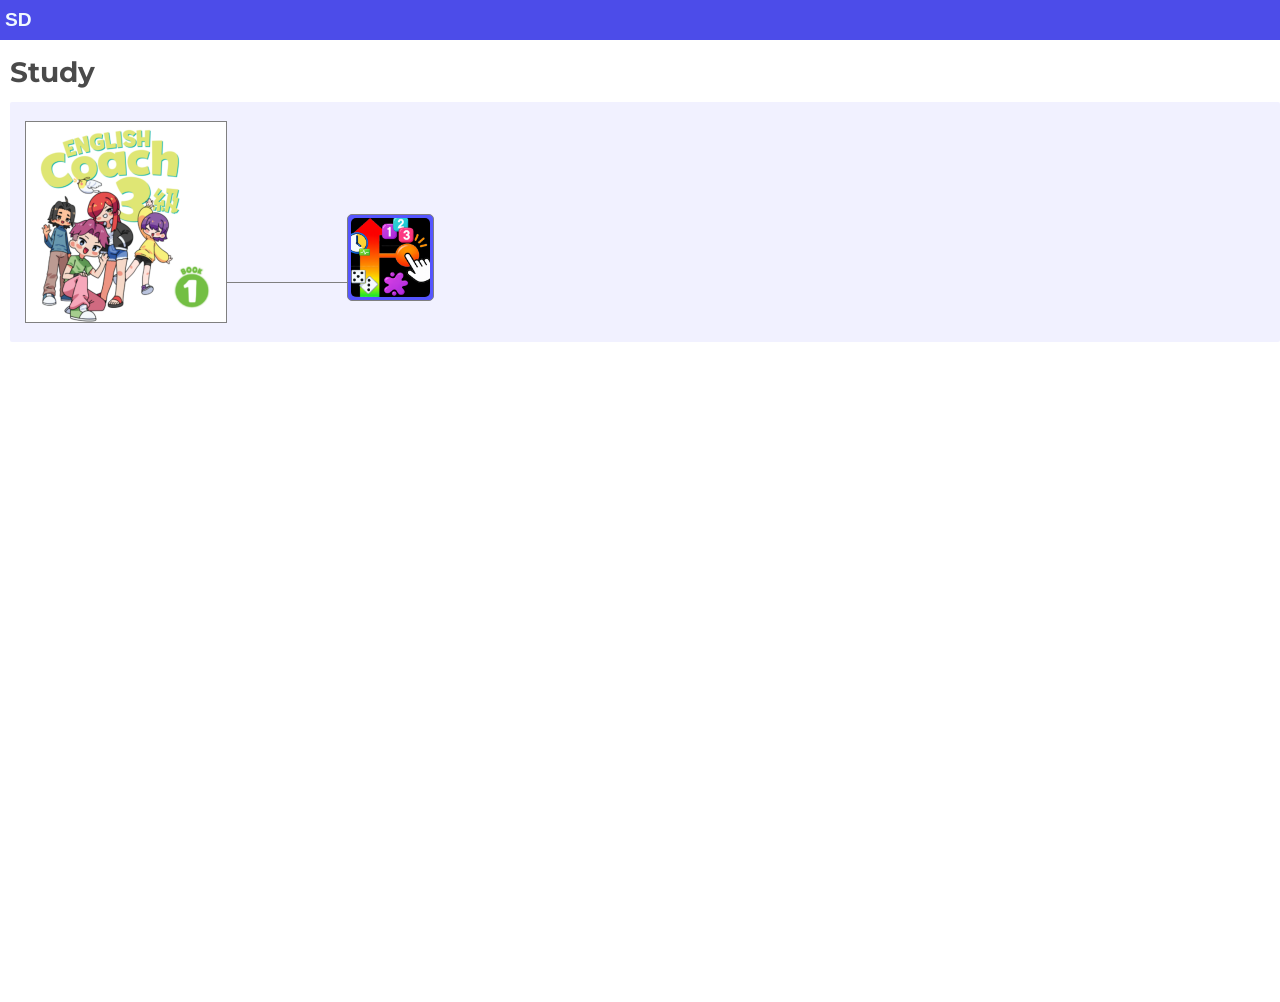
<file: index.html>
<!DOCTYPE html>
<html lang="en">
<head>
<!DOCTYPE html>
<html lang="en">
<head>
  <meta charset="UTF-8">
  <meta name="viewport" content="width=device-width, initial-scale=1.0">
  <title>Your Page Title</title>
  <link rel="preconnect" href="https://fonts.googleapis.com">
<link rel="preconnect" href="https://fonts.gstatic.com" crossorigin>
<link href="https://fonts.googleapis.com/css2?family=Comic+Relief:wght@400;700&family=Fredoka:wght@300..700&family=Montserrat:ital,wght@0,100..900;1,100..900&family=Roboto:ital,wght@0,100..900;1,100..900&family=Rubik:ital,wght@0,300..900;1,300..900&display=swap" rel="stylesheet">
  
  <link rel="stylesheet" href="index.css">
</head>

</head>
<body>

    <div class="top-leftlogo">
        SD
    </div>

    <h1>Study</h1>

<div class="study-grid">

    <div class="level3">

        <div class="book-placeholder">
        <img src="level3cover.png" alt="level-3bk2">

            

            </div>
            <a class="cline-link" href="trackingball.html">
            <img src="cline-button.png" alt="Rain">
            </a>

            <div class="line-connect"></div>

    
    
    </div>

</div>

    
</body>
</html>
</file>
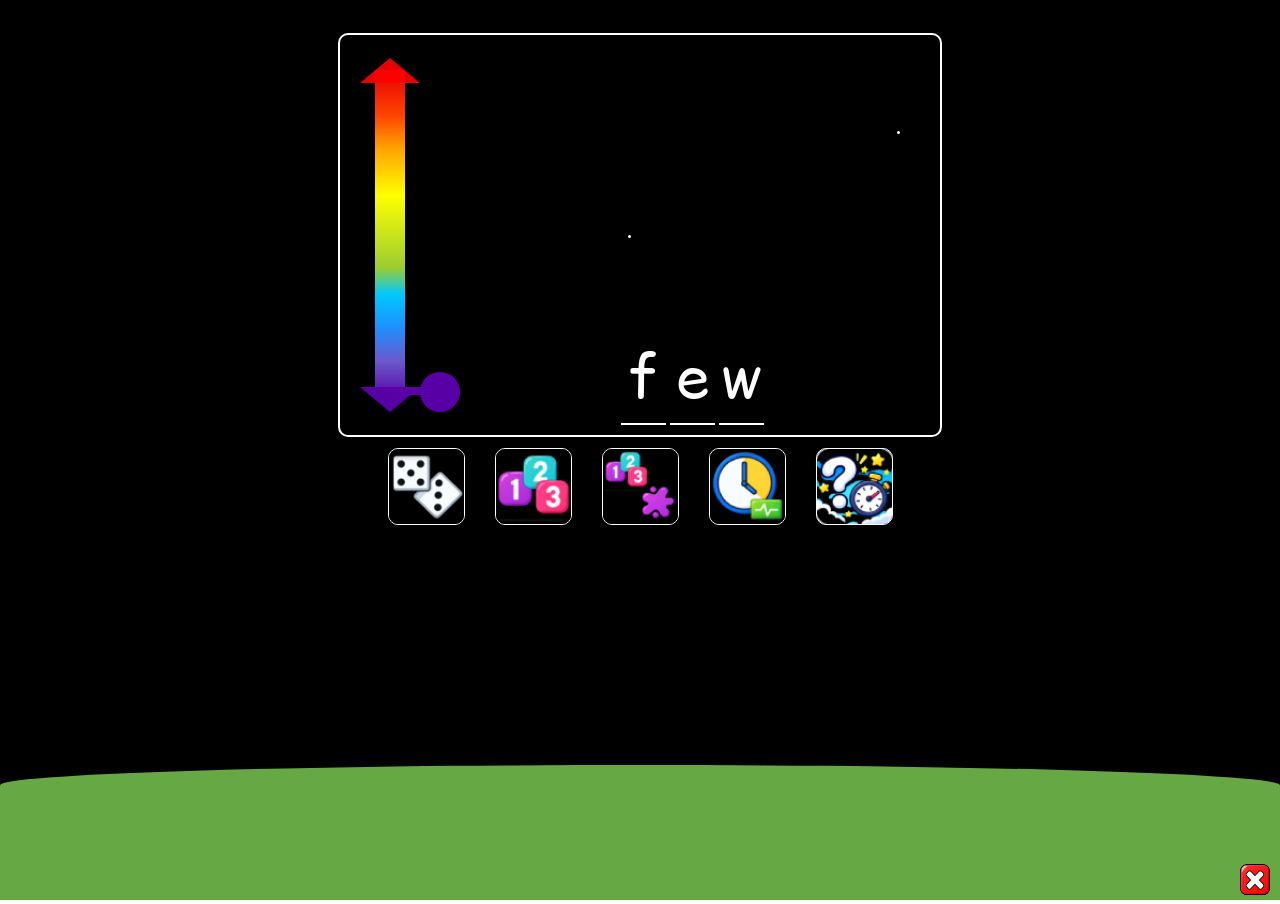
<file: hundredsof.html>
<!DOCTYPE html>
<html lang="en">
<head>
    <meta charset="UTF-8">
    <meta name="viewport" content="width=device-width, initial-scale=1.0">
     <link rel="preconnect" href="https://fonts.googleapis.com">
    <link rel="preconnect" href="https://fonts.gstatic.com" crossorigin>
    
    <link href="https://fonts.googleapis.com/css2?family=Comic+Relief:wght@400;700&display=swap" rel="stylesheet">
    <link rel="stylesheet" href="hundredsof.css">
    <title>Document</title>
</head>
<body>

        <a class="exit-button" href="index.html">
    <img src="exit-button.png" alt="exit">
</a>

    

    

<div id="hundreds-sky">
    <div id="star-container"></div>
    <div id="hundredsground"></div>
</div>

<div id="scene">
    <div class="tracking-box">
        <div id="tracking">
            <div id="ball"></div>
        </div>

        <div id="word-box">
            <div id="word"></div>
        </div>
    </div>
</div>

<nav id="scene-nav">
    <a href="trackingball.html">
        <img src="prob.png" alt="Rain">
    </a>

      <a href="hundredsof.html">
        <img src="countable.png" alt="Hundreds">
    </a>


    <a href="noneof.html">
        <img src="bothcount.png" alt="Few">
    </a>

    <a href="often.html">
        <img src="frequency.png" alt="Often">
    </a>

  
    <a href="quiz.html">
        <img src="quiz.png" alt="Scene 5">
    </a>
</nav>
<script src="hundredsof.js"></script>
</body>
</html>
</file>
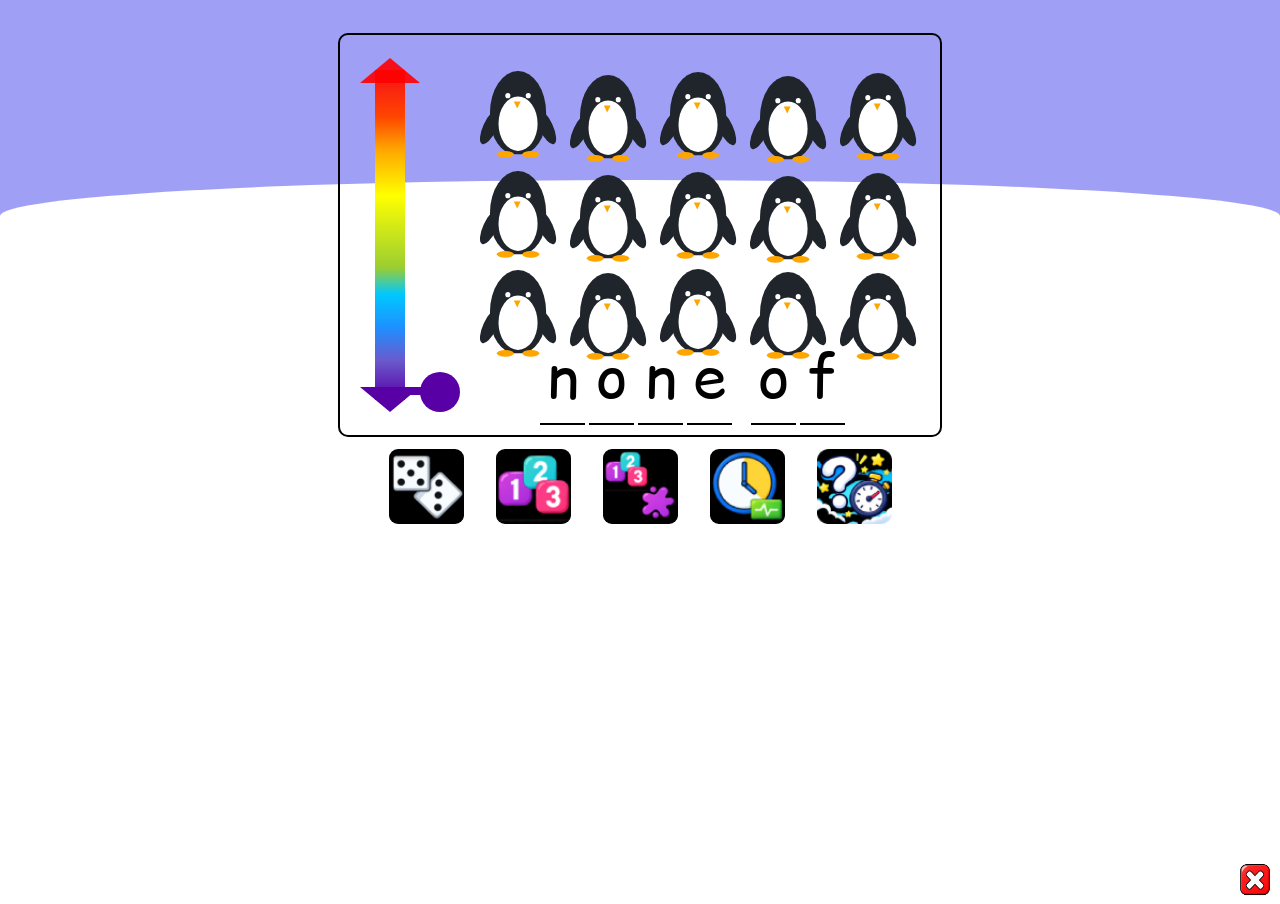
<file: noneof.html>
<!DOCTYPE html>
<html lang="en">
<head>
    <meta charset="UTF-8">
    <meta name="viewport" content="width=device-width, initial-scale=1.0">
    <link rel="stylesheet" href="noneof.css">
    <link rel="preconnect" href="https://fonts.googleapis.com">
    <link rel="preconnect" href="https://fonts.gstatic.com" crossorigin>
    
    <link href="https://fonts.googleapis.com/css2?family=Comic+Relief:wght@400;700&display=swap" rel="stylesheet">
    <title>Document</title>
</head>
<body>

           <a class="exit-button" href="index.html">
    <img src="exit-button.png" alt="exit">
</a>
 

<div id="noneof-sky">

    <div id="thing"></div>

<div id="noneof-ground">
    <div id="mound"></div>

</div>

</div>

<div id="scene">

    <div class="tracking-box">
        <div id="tracking">
            <div id="ball"></div>
        </div>
    </div>

     <div id="word-box">
            <div id="word"></div>
        </div>

    <div id="penguin-container">

        <div class="penguin">
            <div class="flipper left"></div>
            <div class="flipper right"></div>
            <div class="belly"></div>
            <div class="eye left-eye"></div>
            <div class="eye right-eye"></div>
            <div class="beak"></div>
            <div class="foot left-foot"></div>
            <div class="foot right-foot"></div>
            <div class="hat"></div>
            <div class="scarf"></div>
        </div>

    </div>

</div>


       
    </div>
</div>






<nav id="scene-nav">
    <a href="trackingball.html">
        <img src="prob.png" alt="Rain">
    </a>

      <a href="hundredsof.html">
        <img src="countable.png" alt="Hundreds">
    </a>


    <a href="noneof.html">
        <img src="bothcount.png" alt="Few">
    </a>

    <a href="often.html">
        <img src="frequency.png" alt="Often">
    </a>

  
    <a href="quiz.html">
        <img src="quiz.png" alt="Scene 5">
    </a>
</nav>
<script src="noneof.js"></script>
    
</body>
</html>
</file>
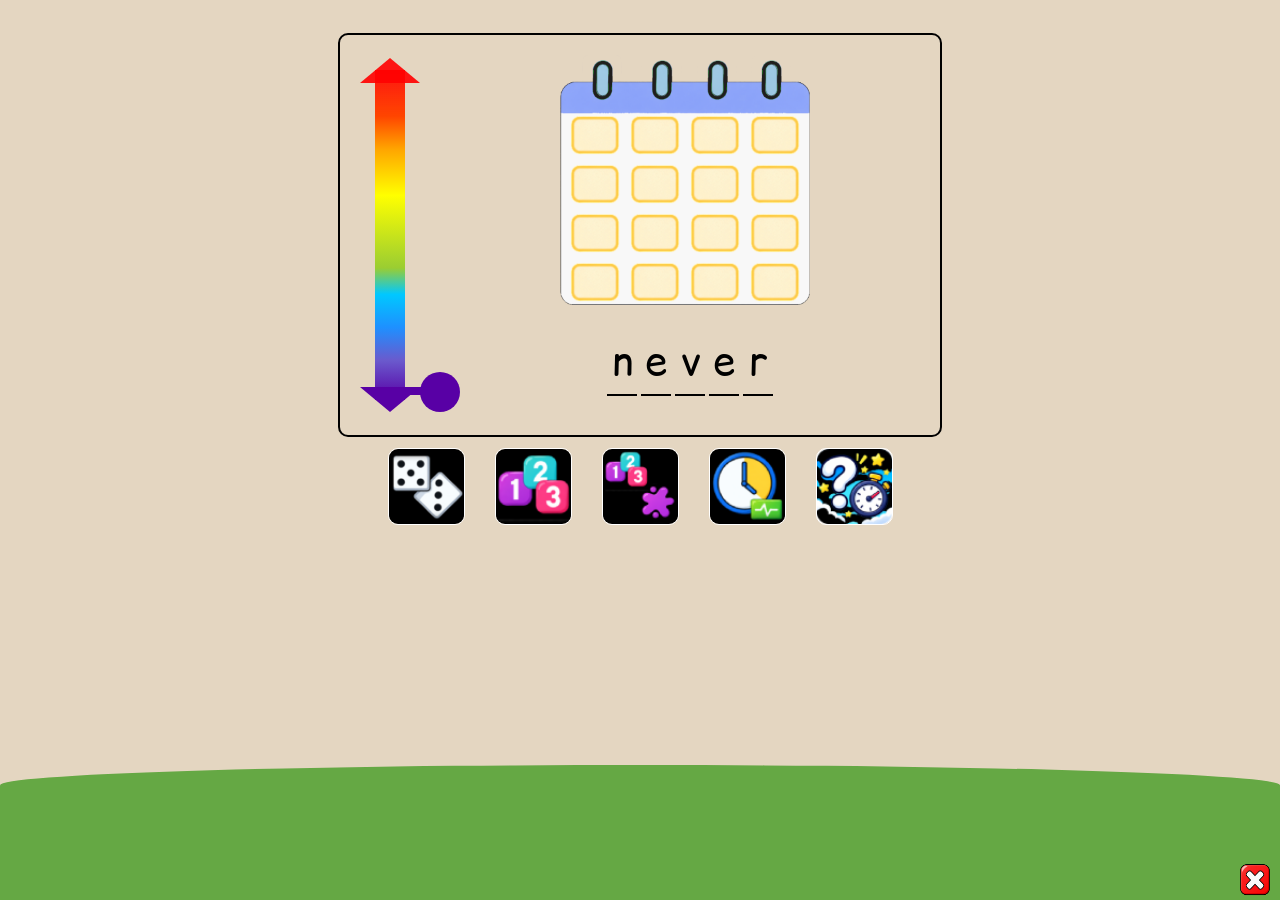
<file: often.html>
<!DOCTYPE html>
<html lang="en">
<head>
    <meta charset="UTF-8">
    <meta name="viewport" content="width=device-width, initial-scale=1.0">
    <link rel="stylesheet" href="often.css">
      <link rel="preconnect" href="https://fonts.googleapis.com">
    <link rel="preconnect" href="https://fonts.gstatic.com" crossorigin>
    
    <link href="https://fonts.googleapis.com/css2?family=Comic+Relief:wght@400;700&display=swap" rel="stylesheet">
    
    
    <title>Document</title>
</head>
<body>

            <a class="exit-button" href="index.html">
    <img src="exit-button.png" alt="exit">
</a>


<div id="often-sky">

    <div id="thing"></div>

<div id="often-ground">

</div>

</div>

<div id="scene">
<div id="frequency-calendar">

    <img class="calendar-background"
         src="calendar_background.png" alt="">

    <div class="calendar-grid">

    <div class="calendar-square">
        <img src="calendar_empty_square.png" alt="">
        <img src="calendar_tick.png" class="tick" alt="">
    </div>

    <div class="calendar-square">
        <img src="calendar_empty_square.png" alt="">
        <img src="calendar_tick.png" class="tick" alt="">
    </div>

    <div class="calendar-square">
        <img src="calendar_empty_square.png" alt="">
        <img src="calendar_tick.png" class="tick" alt="">
    </div>

    <div class="calendar-square">
        <img src="calendar_empty_square.png" alt="">
        <img src="calendar_tick.png" class="tick" alt="">
    </div>

    <div class="calendar-square">
        <img src="calendar_empty_square.png" alt="">
        <img src="calendar_tick.png" class="tick" alt="">
    </div>

    <div class="calendar-square">
        <img src="calendar_empty_square.png" alt="">
        <img src="calendar_tick.png" class="tick" alt="">
    </div>

    <div class="calendar-square">
        <img src="calendar_empty_square.png" alt="">
        <img src="calendar_tick.png" class="tick" alt="">
    </div>

    <div class="calendar-square">
        <img src="calendar_empty_square.png" alt="">
        <img src="calendar_tick.png" class="tick" alt="">
    </div>

    <div class="calendar-square">
        <img src="calendar_empty_square.png" alt="">
        <img src="calendar_tick.png" class="tick" alt="">
    </div>

    <div class="calendar-square">
        <img src="calendar_empty_square.png" alt="">
        <img src="calendar_tick.png" class="tick" alt="">
    </div>

    <div class="calendar-square">
        <img src="calendar_empty_square.png" alt="">
        <img src="calendar_tick.png" class="tick" alt="">
    </div>

    <div class="calendar-square">
        <img src="calendar_empty_square.png" alt="">
        <img src="calendar_tick.png" class="tick" alt="">
    </div>

    <div class="calendar-square">
        <img src="calendar_empty_square.png" alt="">
        <img src="calendar_tick.png" class="tick" alt="">
    </div>

    <div class="calendar-square">
        <img src="calendar_empty_square.png" alt="">
        <img src="calendar_tick.png" class="tick" alt="">
    </div>

    <div class="calendar-square">
        <img src="calendar_empty_square.png" alt="">
        <img src="calendar_tick.png" class="tick" alt="">
    </div>

    <div class="calendar-square">
        <img src="calendar_empty_square.png" alt="">
        <img src="calendar_tick.png" class="tick" alt="">
    </div>

</div>

</div>

    <div class="tracking-box">
        <div id="tracking">
            <div id="ball"></div>
        </div>

        <div id="word-box">
            <div id="word"></div>
        </div>
    </div>
</div>


<nav id="scene-nav">
    <a href="trackingball.html">
        <img src="prob.png" alt="Rain">
    </a>

      <a href="hundredsof.html">
        <img src="countable.png" alt="Hundreds">
    </a>


    <a href="noneof.html">
        <img src="bothcount.png" alt="Few">
    </a>

    <a href="often.html">
        <img src="frequency.png" alt="Often">
    </a>

  
    <a href="quiz.html">
        <img src="quiz.png" alt="Scene 5">
    </a>
</nav>

    


    <script src="often.js"></script>
</body>
</html>
</file>
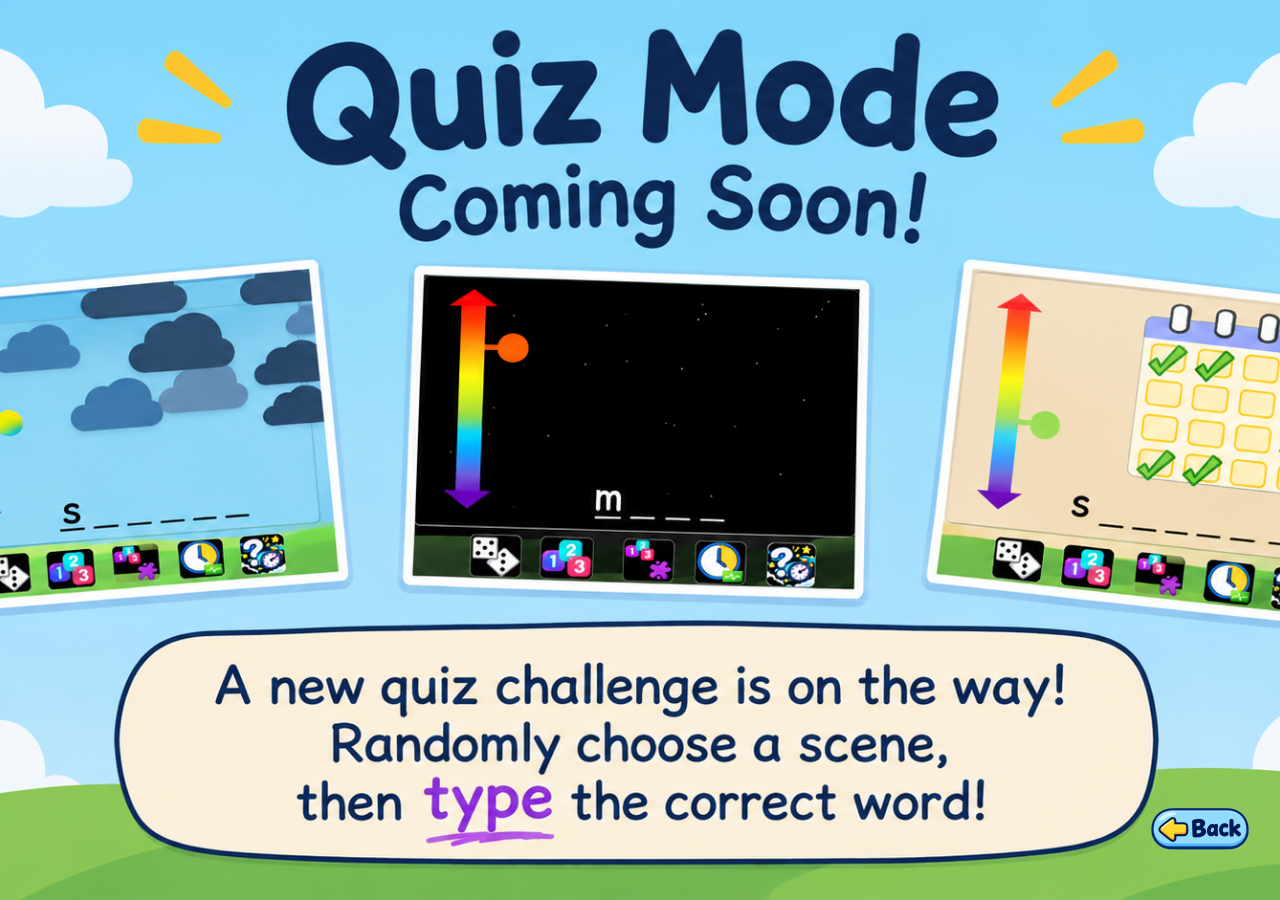
<file: quiz.html>
<!DOCTYPE html>
<html lang="en">
<head>
    <meta charset="UTF-8">
    <meta name="viewport" content="width=device-width, initial-scale=1.0">
    <link rel="stylesheet" href="quiz.css">
    <title>Document</title>
</head>
<body>

    <div class="wholepage">
        <img src="Quiz Mode Adventure.png" alt="quiz">
                     <a class="back-button" href="trackingball.html">
    <img src="back button.png" alt="exit">
</a>
    
    </div>

  
</body>
</html>
</file>
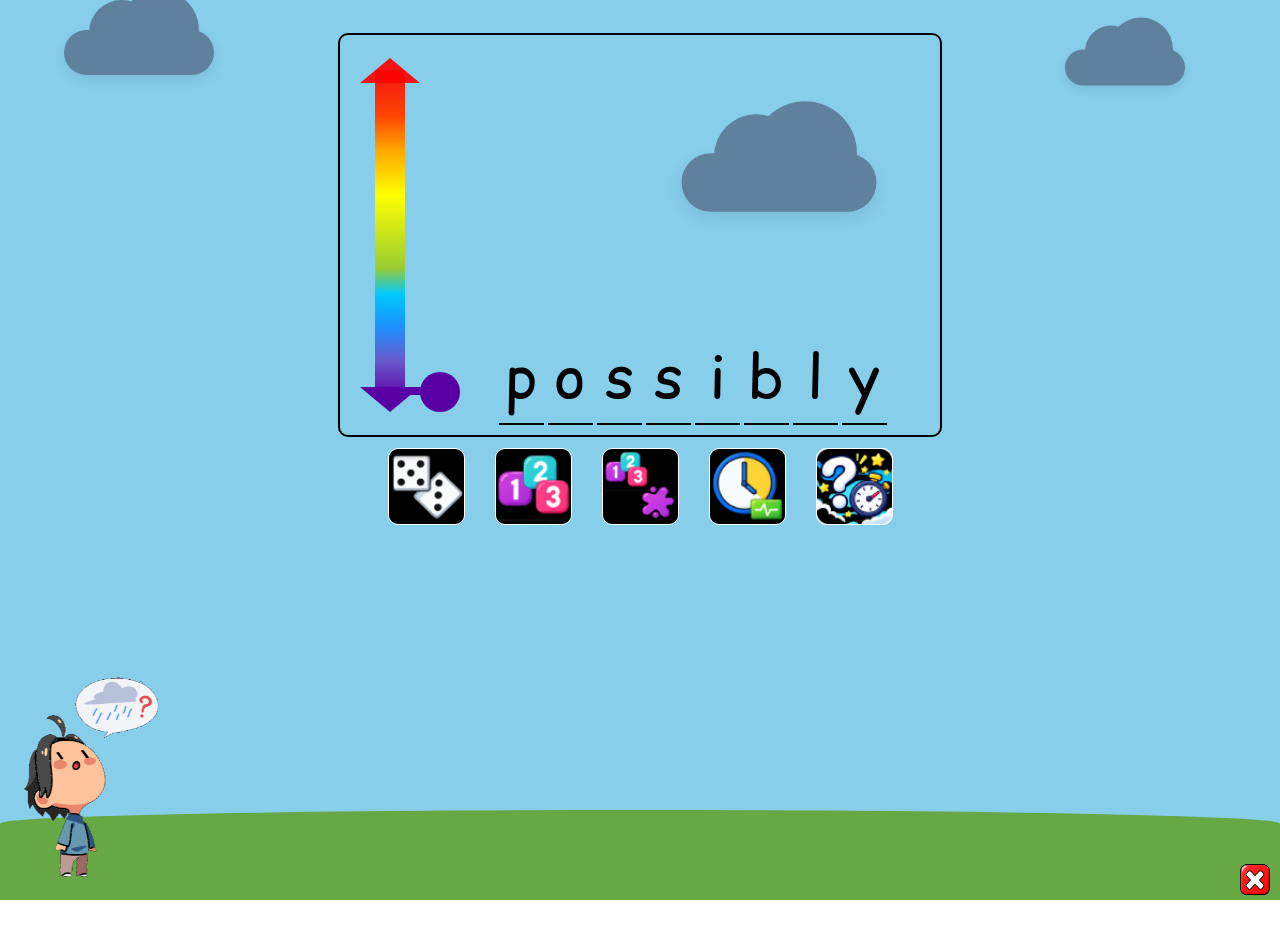
<file: trackingball.html>
<!DOCTYPE html>
<html lang="en">
<head>
    <meta charset="UTF-8">
    <meta name="viewport" content="width=device-width, initial-scale=1.0">
    <link rel="stylesheet" href="trackingball.css">
    <title>Document</title>
    <link rel="preconnect" href="https://fonts.googleapis.com">
    <link rel="preconnect" href="https://fonts.gstatic.com" crossorigin>
    
    <link href="https://fonts.googleapis.com/css2?family=Comic+Relief:wght@400;700&display=swap" rel="stylesheet">
</head>
<body>

        <a class="exit-button" href="index.html">
    <img src="exit-button.png" alt="exit">
</a>

<div class="rain-boy">
    <img src="rain boy (1).png" alt="">
</div>


<div id="sky">
    <!-- Clouds will go here -->
     
    <div id="cloud-layer">
       
        <div class="cloud"></div>
        <div class="cloud"></div>
        <div class="cloud"></div>
        <div class="cloud"></div>
        <div class="cloud"></div>
        <div class="cloud"></div>
        <div class="cloud"></div>
        <div class="cloud"></div>
        <div class="cloud"></div>
        <div class="cloud"></div>
        <div class="cloud"></div>
        <div class="cloud"></div>
        <div class="cloud"></div>
        <div class="cloud"></div>

    </div>
    <div id="ground"></div>

</div>


<div id="scene">
    <div class="tracking-box">
        <div id="tracking">
            <div id="ball"></div>
        </div>

        <div id="word-box">
            <div id="word"></div>
        </div>
    </div>
</div>


<nav id="scene-nav">
    <a href="trackingball.html">
        <img src="prob.png" alt="Rain">
    </a>

      <a href="hundredsof.html">
        <img src="countable.png" alt="Hundreds">
    </a>


    <a href="noneof.html">
        <img src="bothcount.png" alt="Few">
    </a>

    <a href="often.html">
        <img src="frequency.png" alt="Often">
    </a>

  
    <a href="quiz.html">
        <img src="quiz.png" alt="Scene 5">
    </a>
</nav>
<script src="trackingball.js"></script>
</body>
</html>
</file>
<file: index.css>
.cline-link {
    position: relative ;
    width: 85px;
    height: 85px;
    margin-left: 120px;
    top: 35px;
   
    display: block;
    border-radius: 5px;
    overflow: hidden;
    border: grey 1px solid;
    padding: 0px;
    background-color:  rgb(85, 85, 255);;
    filter: brightness(100%);
    
}



body {
  font-family: "Montserrat", sans-serif;
  margin: 0px;

}



h1 {
  font-family: "Montserrat", sans-serif;
  margin-left: 10px;
  color: rgba(0, 0, 0, 0.71);
margin-top: 15px;
margin-bottom: 13px;
font-size: 28px;



}

.line-connect {
    height: 1px;
    background-color: grey;
    top: 180px;
    left: 226px;
    position: absolute;
    width: 121px;
    
    

}



.cline-link::before {
    content: "";
    position: absolute;
    inset: 0;
    background-color: white;
    opacity: 0;
    transition: opacity 0.3s ease;
   
    
}

.cline-link:hover::before {
    opacity: 1;
    filter: saturate(100%);
}



.cline-link img {
    position: absolute;
    inset: 3px;
    width: calc(100% - 6px);
    height: calc(100% - 6px);
    object-fit: cover;
    border-radius: 5px;
    background-color: black;
}

.cline-link img:hover {
    filter: saturate(120%);
}

.h1 {
    font-weight: 400;
    color: rgb(146, 56, 56);
    margin-left: 200px;
    padding: 0px;

}

.study-grid {
    background-color: white;
    height: 100vh;
    width: 100vw;
    position: relative;



}

.top-leftlogo {

    background-color: rgb(76, 76, 233);
    margin-left: 0px;
    height: 30px;
    display: flex;
    align-items: center;
    padding: 5px;
    color: aliceblue;
    font-size: larger;
    font-family: Arial, Helvetica, sans-serif;
    font-weight: 600;
    padding-left: 5px;
}

.level3 {

background-color: rgba(238, 238, 255, 0.811);
height: 240px;
display: flex;
align-items: center;
justify-content: left;
padding: 0px;
margin-left: 10px;
border-radius: 2px;

}


.book-placeholder {
    height: 200px;
    width: 200px;
    border: solid 1px grey;
    margin-top: 0px;
    margin-left: 15px;
    
    filter: saturate(150%), brightness(130%);
    
}


.book-placeholder img {
height: 100%;
width: 100%;


}
</file>
<file: hundredsof.css>
body {
    display: flex;
    justify-content: center;
    align-items: center;
 
    flex-direction: column;
    overflow: hidden;

}

#scene-nav {
    display: flex;
    justify-content: center;
    gap: 30px;
    margin-top: 1px;
    width: 100%;
    margin-bottom: 10px;
}

#scene-nav a {
    width: 75px;
    height: 75px;
    background-color: black;
    border-radius: 10px;
    display: flex;
    justify-content: center;
    align-items: center;
    overflow: hidden;
    border: 1px solid white;
}

#scene-nav img {
    width: 100%;
    height: 100%;
    object-fit: cover;
    
    background-color: black;
}

.exit-button {

    position: absolute;
    height: 40px;
    width: 40px;
    bottom: 0px;
    right: 5px;
    

} 

.exit-button img {
    height: 100%;
    width: 100%;
    

}

#hundreds-sky {

    position: fixed;
    top: 0;
    left: 0;
    width: 100%;
    height: 100%;
    background-color: black;
    z-index: -1;
}

#hundredsground {


    position: absolute;
    bottom: 0;
    left: 0;
    width: 100%;
    height: 15%;
    background-color: #65a844;
    border-radius: 50% 50% 0 0 / 15% 15% 0 0;

}

#scene {
    margin-left: 70px;
    margin-top: 25px;
    margin-right: 70px;
   
    margin-bottom: 10px;
    border: 2px solid rgb(253, 253, 253);
    border-radius: 10px;
    width: 600px;
    height: 400px;
    background-color: transparent;
    overflow: hidden;
    position: relative;
    

}


.tracking-box {
    
    width: 100px;
    height: 400px;
    display: flex;
    justify-content: center;
    align-items: center;
    
}




#tracking {

height: 330px;
width: 30px;
background-color: grey;
position: relative;



  background: linear-gradient(
        to bottom,
        rgba(255, 0, 0, 0.904) 0%,
        orangered 14%,
        orange 24%,
        yellow 38%,
        yellowgreen 60%,
        rgb(0, 200, 255) 68%,
        dodgerblue 78%,
        slateblue 88%,
        rgb(88, 0, 165) 100%
    );
}

#tracking::before,
#tracking::after {
    content: "";
    position: absolute;
    left: 50%;
    transform: translateX(-50%);
    width: 0;
    height: 0;
    border-left: 30px solid transparent;
    border-right: 30px solid transparent;
}

#tracking::before {
    top: -12px;
    border-bottom: 25px solid  rgba(255, 0, 0, 0.904);
}

#tracking::after {
    bottom: -12px;
    border-top: 25px solid  rgb(88, 0, 165);
}

#ball {

height: 40px;
width: 40px;
border-radius: 50px;
background-color: rgb(88, 0, 165) ;
position: absolute;
transition: background-color ease 1ms;
cursor: default;
touch-action: none;
left: 45px;
box-shadow: 2px black;
bottom: -12px;

}

#ball::after {
    content: "";
    position: absolute;
    width: var(--stick-width, 20px);
    height: 8px;
    background-color: inherit;
    left: var(--stick-left, -15px);
    top: 15px;
}


#word-box {
    
    height: 70px;
    width: 425px;
    position: absolute;
    bottom: 20px;
    left: 140px;
    padding: 0;
    

}

#word {
   
    width: 100%;
    height: 100%;
    display: flex;
    justify-content: center;
    align-items: center;
    text-align: center;
    overflow-wrap: anywhere;
    font-size: 60px;
    font-family: "Comic relief";
    font-weight: 500;
    color: white;
    
   
}

#word span.space {
    border: none;
    width: 15px;
    margin: 0;
    padding: 0;
}

#word span {
    display: inline-block;
    width: 45px;
    text-align: center;
    white-space: nowrap;
    border-bottom: 2px solid white;
    padding-bottom: 5px;
    margin: 0 2px;
    box-sizing: border-box;
}

#star-container {
    position: absolute;
    width: 100%;
    height: 100%;
}

.star {
    position: absolute;
    width: 3px;
    height: 3px;
    background-color: white;
    border-radius: 50%;
}

.star {
    transition: opacity 0.5s ease;
}
.star {
    opacity: 0;
    transition: opacity 0.5s ease;
}
</file>
<file: noneof.css>
body {
    display: flex;
    justify-content: center;
    align-items: center;
 
    flex-direction: column;
    overflow: hidden;

    

}
.exit-button {

    position: absolute;
    height: 40px;
    width: 40px;
    bottom: 0px;
    right: 5px;
    

} 

.exit-button img {
    height: 100%;
    width: 100%;

}

#scene-nav {
    display: flex;
    justify-content: center;
    gap: 30px;
    margin-top: 1px;
    width: 100%;
    margin-bottom: 10px;
}

#scene-nav a {
    width: 75px;
    height: 75px;
    background-color: black;
    border-radius: 10px;
    display: flex;
    justify-content: center;
    align-items: center;
    overflow: hidden;
    border: 1px solid white;
    z-index: 10;
}

#scene-nav img {
    width: 100%;
    height: 100%;
    object-fit: cover;
    
    background-color: black;
}


#scene {
    margin-left: 70px;
    margin-top: 25px;
    margin-right: 70px;
   
    margin-bottom: 10px;
    border: 2px solid black;
    border-radius: 10px;
    width: 600px;
    height: 400px;
    background-color: transparent;
    overflow: hidden;
    position: relative;
    

}


.tracking-box {
    
    width: 100px;
    height: 400px;
    display: flex;
    justify-content: center;
    align-items: center;
    
}




#tracking {

height: 330px;
width: 30px;
background-color: grey;
position: relative;



  background: linear-gradient(
        to bottom,
        rgba(255, 0, 0, 0.904) 0%,
        orangered 14%,
        orange 24%,
        yellow 38%,
        yellowgreen 60%,
        rgb(0, 200, 255) 68%,
        dodgerblue 78%,
        slateblue 88%,
        rgb(88, 0, 165) 100%
    );
}

#tracking::before,
#tracking::after {
    content: "";
    position: absolute;
    left: 50%;
    transform: translateX(-50%);
    width: 0;
    height: 0;
    border-left: 30px solid transparent;
    border-right: 30px solid transparent;
}

#tracking::before {
    top: -12px;
    border-bottom: 25px solid  rgba(255, 0, 0, 0.904);
}

#tracking::after {
    bottom: -12px;
    border-top: 25px solid  rgb(88, 0, 165);
}

#ball {

height: 40px;
width: 40px;
border-radius: 50px;
background-color: rgb(88, 0, 165) ;
position: absolute;
transition: background-color ease 1ms;
cursor: default;
touch-action: none;
left: 45px;
box-shadow: 2px black;
bottom: -12px;

}

#ball::after {
    content: "";
    position: absolute;
    width: var(--stick-width, 20px);
    height: 8px;
    background-color: inherit;
    left: var(--stick-left, -15px);
    top: 15px;
}


#word-box {
    
    height: 70px;
    width: 425px;
    position: absolute;
    bottom: 20px;
    left: 140px;
    padding: 0;
    

}

#word {
   
    width: 100%;
    height: 100%;
    display: flex;
    justify-content: center;
    align-items: center;
    text-align: center;
    overflow-wrap: anywhere;
    font-size: 60px;
    font-family: "Comic relief";
    font-weight: 500;
    color: black;
    
   
}

#word span.space {
    border: none;
    width: 15px;
    margin: 0;
    padding: 0;
}

#word span {
    display: inline-block;
    width: 45px;
    text-align: center;
    white-space: nowrap;
    border-bottom: 2px solid black;
    padding-bottom: 5px;
    margin: 0 2px;
    box-sizing: border-box;
}


#noneof-sky {

    position: fixed;
    top: 0;
    left: 0;
    width: 100%;
    height: 100%;
    background-color:  rgb(159, 159, 246);
    z-index: -1;
}

#noneof-ground {


    position: absolute;
    bottom: 0;
    left: 0;
    width: 100%;
    height: 80%;
    background-color: white;
    border-radius: 50% 50% 0 0 / 5% 5% 0 0;

}


.penguin {
    position: absolute;
    width: 33px;
    height: 47px;
    background-color: #20252B;
    border-radius: 50% 50% 45% 45%;
    left: 25px;
    top: 180px;
    transform: scale(1.7);
    transform-origin: top left;
    
    
}

#scene {
    position: relative;
}

#penguin-container {
    position: absolute;
    width: 100%;
    height: 100%;
    top: 0;
    left: 0;
    pointer-events: none;
}
/* White belly */
.belly {
    position: absolute;
    width: 23px;
    height: 32px;
    background-color: white;
    border-radius: 50%;
    bottom: 2px;
    left: 5px;
}

/* Eyes */
.eye {
    position: absolute;
    width: 3px;
    height: 3px;
    background-color: white;
    border-radius: 50%;
    top: 13px;
}

.left-eye {
    left: 9px;
}

.right-eye {
    right: 9px;
}

/* Orange beak */
.beak {
    position: absolute;
    top: 18px;
    left: 14px;
    width: 0;
    height: 0;
    border-left: 2px solid transparent;
    border-right: 2px solid transparent;
    border-top: 4px solid orange;
}

/* Flippers */
.flipper {
    position: absolute;
    width: 8px;
    height: 22px;
    background-color: #20252B;
    border-radius: 50%;
    top: 22px;
    z-index: -1;
}

.left.flipper {
    left: -4px;
    transform: rotate(25deg);
}

.right.flipper {
    right: -4px;
    transform: rotate(-25deg);
}

/* Feet */
.foot {
    position: absolute;
    width: 10px;
    height: 4px;
    background-color: orange;
    border-radius: 50%;
    bottom: -2px;
}

.left-foot {
    left: 4px;
}

.right-foot {
    right: 4px;
}


/* HAT */
.hat {
    position: absolute;
    width: 17px;
    height: 10px;
    background: crimson;
    border-radius: 9px 9px 3px 3px;
    top: 0px;
    left: 8px;
}

.hat::after {
    content: "";
    position: absolute;
    width: 20px;
    height: 4px;
    background: crimson;
    border-radius: 4px;
    bottom: -2px;
    left: -1.5px;
}

/* SCARF */
.scarf {
    position: absolute;
    width: 27px;
    height: 6px;
    background: dodgerblue;
    border-radius: 3px;
    left: 3px;
    top: 22px;
}

.scarf::after {
    content: "";
    position: absolute;
    width: 6px;
    height: 12px;
    background: dodgerblue;
    border-radius: 2px;
    left: 17px;
    top: 4px;
    transform: rotate(-10deg);
}

/* HIDE CLOTHES UNTIL WE ADD THEM */
.hat, .scarf {
    display: none;
}

.penguin {
    --hat-scale: 1.4;
    --scarf-scale: 1.3;

    position: absolute;
    width: 33px;
    height: 49px;
    /* keep your other existing properties */
}
.hat {
    transform: scale(var(--hat-scale));
    transform-origin: bottom center;
}

.scarf {
    transform: scale(var(--scarf-scale));
    transform-origin: center;
}

.penguin.dressed .hat,
.penguin.dressed .scarf {
    display: block;
}


.hat, .scarf {
    display: block;
    opacity: 0;
    transform: scale(1);
    transition: opacity 0.35s ease, transform 0.35s ease;
}


.penguin {
    --clothes-scale: 1.4;
}


.penguin.dressed .hat,
.penguin.dressed .scarf {
    opacity: 1;
    transform: scale(var(--clothes-scale, 1.3));
}
/* Row 1 */
.penguin:nth-child(1)  { left: 150px; top: 36px; }
.penguin:nth-child(2)  { left: 240px; top: 40px; }
.penguin:nth-child(3)  { left: 330px; top: 37px; }
.penguin:nth-child(4)  { left: 420px; top: 41px; }
.penguin:nth-child(5)  { left: 510px; top: 38px; }

/* Row 2 */
.penguin:nth-child(6)  { left: 150px; top: 136px; }
.penguin:nth-child(7)  { left: 240px; top: 140px; }
.penguin:nth-child(8)  { left: 330px; top: 137px; }
.penguin:nth-child(9)  { left: 420px; top: 141px; }
.penguin:nth-child(10) { left: 510px; top: 138px; }

/* Row 3 */
.penguin:nth-child(11) { left: 150px; top: 235px; }
.penguin:nth-child(12) { left: 240px; top: 238px; }
.penguin:nth-child(13) { left: 330px; top: 234px; }
.penguin:nth-child(14) { left: 420px; top: 237px; }
.penguin:nth-child(15) { left: 510px; top: 238px; }


/* Small wing movement */
@keyframes flap {
    0%, 100% {
        transform: rotate(0deg);
    }
    50% {
        transform: rotate(25deg);
    }
}

/* Little foot movement */
@keyframes footMove {
    0%, 100% {
        transform: rotate(0deg);
    }
    50% {
        transform: rotate(-25deg) translateY(-2px);
    }
}

/* Small body movement */
@keyframes wobble {
    0%, 100% {
        transform: rotate(0deg);
    }
    50% {
        transform: rotate(4deg);
    }
}

/* Blink */
@keyframes blink {
    0%, 90%, 100% {
        transform: scaleY(1);
    }
    95% {
        transform: scaleY(0.1);
    }
}
</file>
<file: often.css>
body {
    display: flex;
    justify-content: center;
    align-items: center;
 
    flex-direction: column;
    overflow: hidden;

}
#scene {
    position: relative;
}

#frequency-calendar {
    position: absolute;
    top: 0px;
    left: 130px;
    width: 430px;
    height: 380px;
    z-index: 10;
    display: flex;
    justify-content: center;
}

.calendar-background {
    position: absolute;
    width: 100%;
    height: 70%;
    object-fit: contain;
    top: 0;
    left: 0;
    z-index: 0;
    margin-top: 20px;
}


.calendar-grid {
    position: absolute;
    top: 79.5px;
    left: 100px;
    display: grid;
    grid-template-columns: repeat(4, 55px);
    gap: 5px;
    z-index: 2;
}

.calendar-square {
    position: relative;
    width: 50px;
}

.calendar-square img {
    width: 100%;
    height: auto;
}

/* Green tick */
.calendar-square .tick {
    position: absolute;
    top: 0;
    left: 0;
    width: 100%;
    display: none;
}

#scene-nav {
    display: flex;
    justify-content: center;
    gap: 30px;
    margin-top: 1px;
    width: 100%;
    margin-bottom: 10px;
}

#scene-nav a {
    width: 75px;
    height: 75px;
    background-color: black;
    border-radius: 10px;
    display: flex;
    justify-content: center;
    align-items: center;
    overflow: hidden;
    border: 1px solid white;
}

#scene-nav img {
    width: 100%;
    height: 100%;
    object-fit: cover;
    
    background-color: black;
}

.exit-button {

    position: absolute;
    height: 40px;
    width: 40px;
    bottom: 0px;
    right: 5px;
    

} 

.exit-button img {
    height: 100%;
    width: 100%;

}

#often-sky {

    position: fixed;
    top: 0;
    left: 0;
    width: 100%;
    height: 100%;
    background-color: rgb(228, 214, 193);
    z-index: -1;
}

#often-ground {


    position: absolute;
    bottom: 0;
    left: 0;
    width: 100%;
    height: 15%;
    background-color: #65a844;
    border-radius: 50% 50% 0 0 / 15% 15% 0 0;

}

#scene {
    margin-left: 70px;
    margin-top: 25px;
    margin-right: 70px;
   
    margin-bottom: 10px;
    border: 2px solid black;
    border-radius: 10px;
    width: 600px;
    height: 400px;
    background-color: transparent;
    overflow: hidden;
    position: relative;
    

}


.tracking-box {
    
    width: 100px;
    height: 400px;
    display: flex;
    justify-content: center;
    align-items: center;
    
}




#tracking {

height: 330px;
width: 30px;
background-color: grey;
position: relative;



  background: linear-gradient(
        to bottom,
        rgba(255, 0, 0, 0.904) 0%,
        orangered 14%,
        orange 24%,
        yellow 38%,
        yellowgreen 60%,
        rgb(0, 200, 255) 68%,
        dodgerblue 78%,
        slateblue 88%,
        rgb(88, 0, 165) 100%
    );
}

#tracking::before,
#tracking::after {
    content: "";
    position: absolute;
    left: 50%;
    transform: translateX(-50%);
    width: 0;
    height: 0;
    border-left: 30px solid transparent;
    border-right: 30px solid transparent;
}

#tracking::before {
    top: -12px;
    border-bottom: 25px solid  rgba(255, 0, 0, 0.904);
}

#tracking::after {
    bottom: -12px;
    border-top: 25px solid  rgb(88, 0, 165);
}

#ball {

height: 40px;
width: 40px;
border-radius: 50px;
background-color: rgb(88, 0, 165) ;
position: absolute;
transition: background-color ease 1ms;
cursor: default;
touch-action: none;
left: 45px;
box-shadow: 2px black;
bottom: -12px;

}

#ball::after {
    content: "";
    position: absolute;
    width: var(--stick-width, 20px);
    height: 8px;
    background-color: inherit;
    left: var(--stick-left, -15px);
    top: 15px;
}


#word-box {
    
    height: 70px;
    width: 460px;
    position: absolute;
    bottom: 1px;
    left: 120px;
    padding: 0;

}

#word {
    width: 100%;
    height: 100%;
    display: flex;
    flex-wrap: wrap;
    justify-content: center;
    align-items: center;
    align-content: center;
    text-align: center;
    overflow-wrap: anywhere;
    font-size: 40px;
    font-family: "Comic relief";
    font-weight: 500;
    color: black;
}

#word {
    white-space: normal;
    text-align: center;
}

#word span.space {
    border: none;
    width: 15px;
    margin: 0;
    padding: 0;
}

#word span {
    display: inline-block;
    width: 30px;
    text-align: center;
    white-space: nowrap;
    border-bottom: 2px solid black;
    padding-bottom: 5px;
    margin: 0 2px;
    box-sizing: border-box;
}



#word-box {
    height: 140px;
}

#word .line-break {
    flex-basis: 100%;
    height: 0;
    border: none;
    margin: 0;
    padding: 0;
}
</file>
<file: quiz.css>
.wholepage {
    width: 100vw;
    height: 100vh;
    position: relative;
    overflow: hidden;
}

.wholepage > img {
    width: 100%;
    height: 100%;
    object-fit: cover;
    display: block;
}
.back-button {
    position: absolute;
    bottom: 20px;
    right: 10px;
    width: 140px;
    height: 100px;
}

.back-button img {
    width: 100%;
    height: 100%;
    object-fit: contain;
}

body {
    margin: 0;
}
</file>
<file: trackingball.css>
body {
    display: flex;
    justify-content: center;
    align-items: center;
 
    flex-direction: column;
    overflow: hidden;

    

}

.rain-boy {
position: absolute;
left: -60px;
bottom: -30px;
height: 300px;
width: 300px;
}

.rain-boy img{
height: 100%;
width: 100%;
    
}

.exit-button {

    position: absolute;
    height: 40px;
    width: 40px;
    bottom: 0px;
    right: 5px;
    

} 

.exit-button img {
    height: 100%;
    width: 100%;

}


#scene-nav {
    display: flex;
    justify-content: center;
    gap: 30px;
    margin-top: 1px;
    width: 100%;
    margin-bottom: 10px;
}

#scene-nav a {
    width: 75px;
    height: 75px;
    background-color: black;
    border-radius: 10px;
    display: flex;
    justify-content: center;
    align-items: center;
    overflow: hidden;
    border: 1px solid white;
}

#scene-nav img {
    width: 100%;
    height: 100%;
    object-fit: cover;
    
    background-color: black;
}

#sky {
    position: fixed;
    top: 0;
    left: 0;
    width: 100%;
    height: 100%;
    background-color: skyblue;
    z-index: -1;
}

#cloud-layer {
    position: absolute;
    top: 0;
    left: 0;
    width: 100%;
    height: 100%;
    pointer-events: none;
}

.cloud {
    position: absolute;
    top: 100px;
    left: 120px;
    width: 150px;
    height: 45px;
    background-color: var(--cloud-color, white);
    border-radius: 50px;
    animation: float 20s linear infinite alternate;
    box-shadow: 0 5px 12px rgba(40, 70, 100, 0.12);
    transition: opacity 1s ease, transform 1s ease;
}

.cloud::before {
    content: "";
    position: absolute;
    width: 65px;
    height: 65px;
    background-color: var(--cloud-color, white);
    border-radius: 50%;
    top: -30px;
    left: 25px;
}

.cloud::after {
    content: "";
    position: absolute;
    width: 80px;
    height: 80px;
    background-color: var(--cloud-color, white);
    border-radius: 50%;
    top: -40px;
    right: 15px;
}

.cloud-bump {
    position: absolute;
    
    height: 55px;
    background-color:white;
    border-radius: 50%;
    top: -25px;
    left: -5px;
    width: 55px;
}
.cloud {
    top: 30px;
    left: 5%;
}

.cloud:nth-child(2) {
    top: 160px;
    left: 55%;
    transform: scale(1.3);
}

.cloud:nth-child(3) {
    top: 45px;
    left: 82%;
    transform: scale(0.8);
}

.cloud:nth-child(4) {
    top: 110px;
    left: 18%;
    transform: scale(0.9);
}

.cloud:nth-child(5) {
    top: 200px;
    left: 38%;
    transform: scale(1.1);
}

.cloud:nth-child(6) {
    top: 130px;
    left: 72%;
    transform: scale(0.9);
}

.cloud:nth-child(7) {
    top: 20px;
    left: 38%;
    transform: scale(1.2);
}

.cloud:nth-child(8) {
    top: 190px;
    left: 80%;
    transform: scale(0.8);
}

.cloud:nth-child(9) {
    top: 210px;
    left: 8%;
    transform: scale(1.1);
}

.cloud:nth-child(10) {
    top: 80px;
    left: 48%;
    transform: scale(1.2);
}

.cloud:nth-child(11) {
    top: 150px;
    left: 2%;
    transform: scale(1.3);
}

.cloud:nth-child(12) {
    top: 180px;
    left: 85%;
    transform: scale(1.2);
}

.cloud:nth-child(13) {
    top: 100px;
    left: 25%;
    transform: scale(1.4);
}

.cloud:nth-child(14) {
    top: 120px;
    left: 62%;
    transform: scale(1.3);
}

.cloud:nth-child(n+4) {
    opacity: 0;
}

.cloud:nth-child(n+9) {
    --cloud-color: #293F54;
}

.cloud:nth-child(1),
.cloud:nth-child(2),
.cloud:nth-child(3) {
    --cloud-color: #60819D;
}

.cloud:nth-child(4),
.cloud:nth-child(5) {
    --cloud-color: #496580;
}

.cloud:nth-child(6),
.cloud:nth-child(7) {
    --cloud-color: #364E65;
}

.cloud:nth-child(8) {
    --cloud-color: #293F54;
}

#ground {
    position: absolute;
    bottom: 0;
    left: 0;
    width: 100%;
    height: 10%;
    background-color: #65a844;
    border-radius: 50% 50% 0 0 / 15% 15% 0 0;
}
#scene {
    margin-left: 70px;
    margin-top: 25px;
    margin-right: 70px;
   
    margin-bottom: 10px;
    border: 2px solid black;
    border-radius: 10px;
    width: 600px;
    height: 400px;
    background-color: transparent;
    overflow: hidden;
    position: relative;
    

}


.tracking-box {
    
    width: 100px;
    height: 400px;
    display: flex;
    justify-content: center;
    align-items: center;
    
}




#tracking {

height: 330px;
width: 30px;
background-color: grey;
position: relative;



  background: linear-gradient(
        to bottom,
        rgba(255, 0, 0, 0.904) 0%,
        orangered 14%,
        orange 24%,
        yellow 38%,
        yellowgreen 60%,
        rgb(0, 200, 255) 68%,
        dodgerblue 78%,
        slateblue 88%,
        rgb(88, 0, 165) 100%
    );
}

#tracking::before,
#tracking::after {
    content: "";
    position: absolute;
    left: 50%;
    transform: translateX(-50%);
    width: 0;
    height: 0;
    border-left: 30px solid transparent;
    border-right: 30px solid transparent;
}

#tracking::before {
    top: -12px;
    border-bottom: 25px solid  rgba(255, 0, 0, 0.904);
}

#tracking::after {
    bottom: -12px;
    border-top: 25px solid  rgb(88, 0, 165);
}

#ball {

height: 40px;
width: 40px;
border-radius: 50px;
background-color: rgb(88, 0, 165) ;
position: absolute;
transition: background-color ease 1ms;
cursor: default;
touch-action: none;
left: 45px;
box-shadow: 2px black;
bottom: -12px;

}

#ball::after {
    content: "";
    position: absolute;
    width: var(--stick-width, 20px);
    height: 8px;
    background-color: inherit;
    left: var(--stick-left, -15px);
    top: 15px;
}

#upbutton  {
    margin: 50px;
}

#word-box {
    
    height: 70px;
    width: 425px;
    position: absolute;
    bottom: 20px;
    left: 140px;
    padding: 0;

}

#word {
   
    width: 100%;
    height: 100%;
    display: flex;
    justify-content: center;
    align-items: center;
    text-align: center;
    overflow-wrap: anywhere;
    font-size: 60px;
    font-family: "Comic relief";
    font-weight: 500;
    
   
}

#word span {
    display: inline-block;
    width: 45px;
    text-align: center;
    white-space: nowrap;
    border-bottom: 2px solid black;
    padding-bottom: 5px;
    margin: 0 2px;
    box-sizing: border-box;
}

@keyframes float {
    from {
        translate: -60px 0;
    }

    to {
        translate: 60px 0;
    }
}

.cloud:nth-child(2) {
    animation-duration: 25s;
}

.cloud:nth-child(3) {
    animation-duration: 30s;
}
</file>
